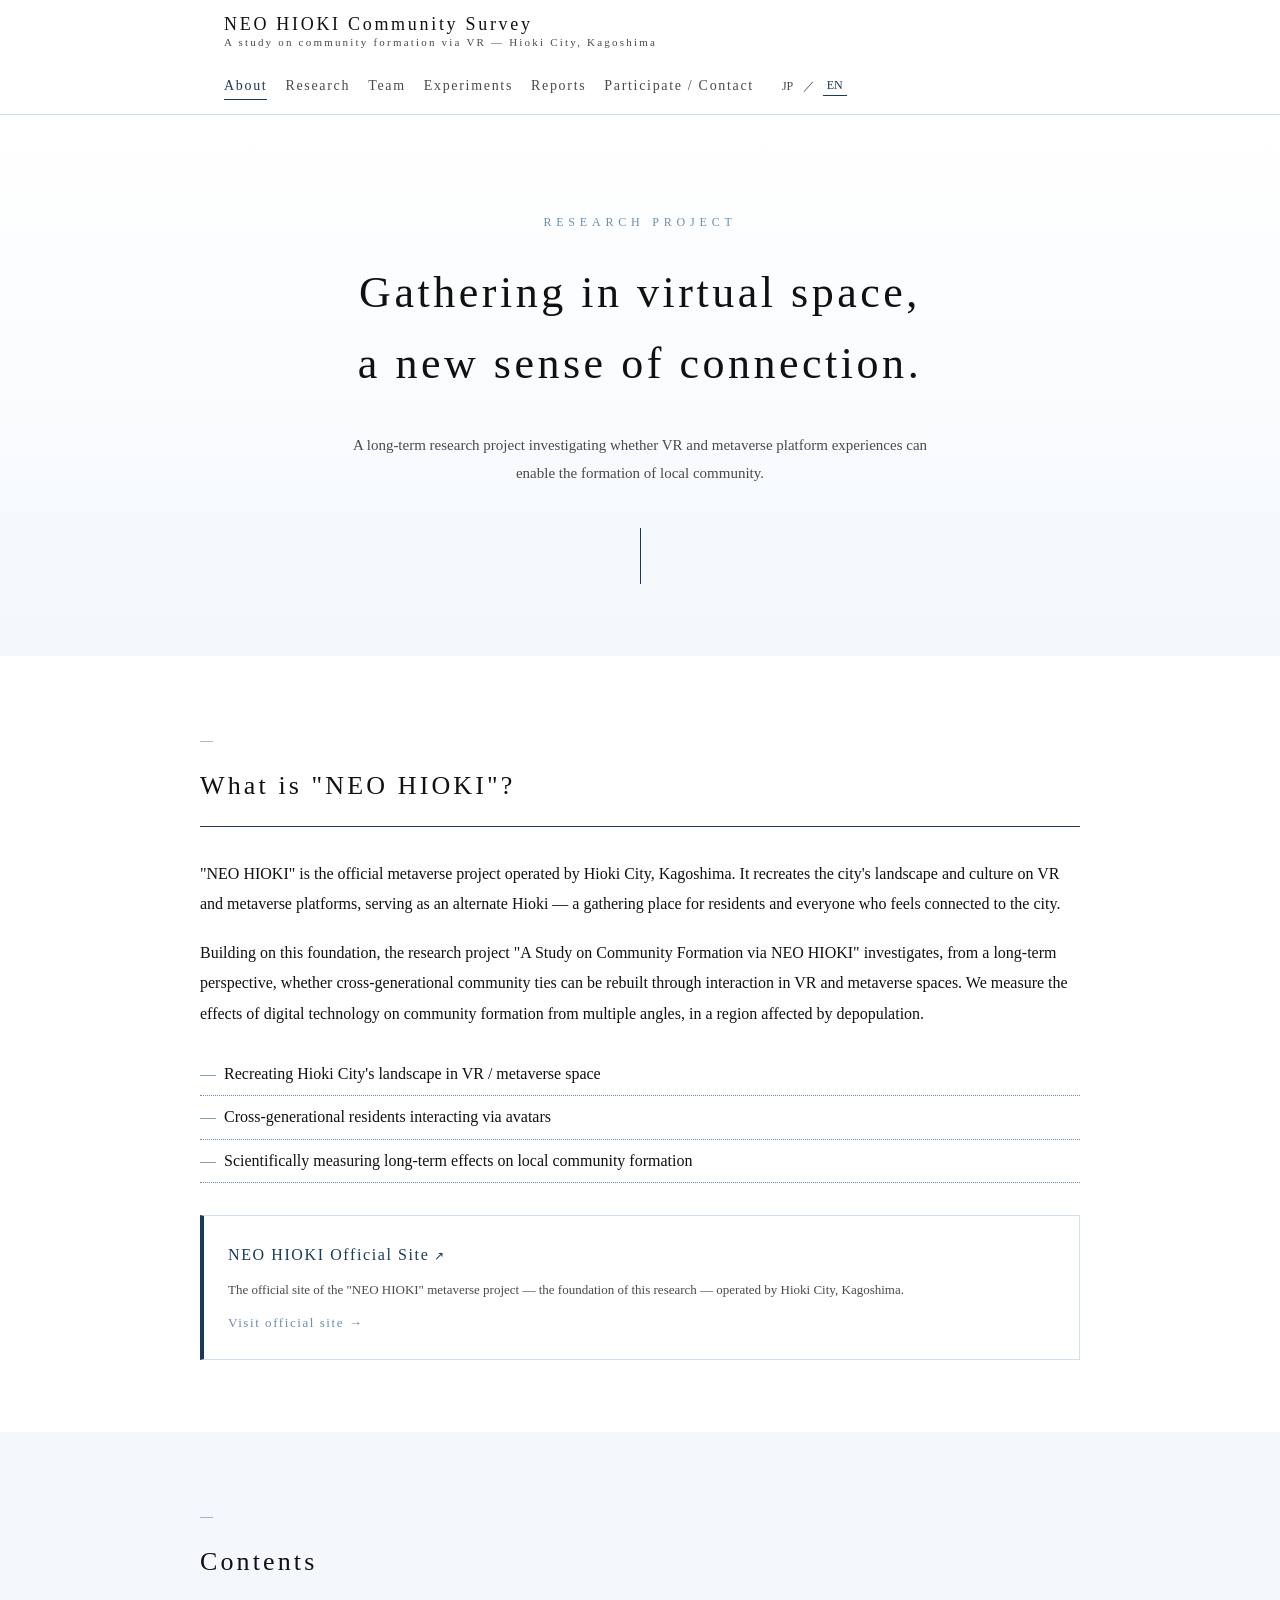
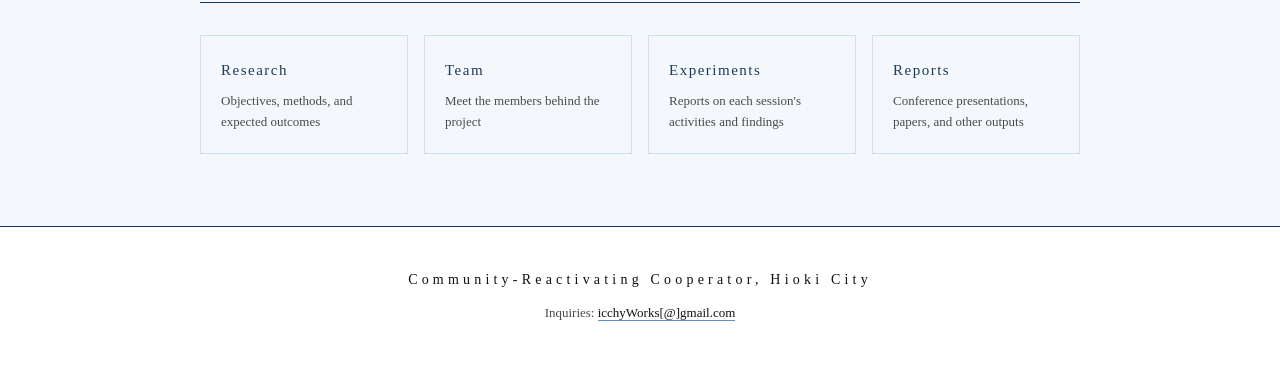
<file: index.html>
<!doctype html>
<html lang="jp">
  <head>
    <meta charset="utf-8" />
    <meta name="viewport" content="width=device-width,initial-scale=1" />
    <meta name="description" data-i18n="neohioki_title" />
    <title data-i18n="neohioki_title"></title>
    <link rel="stylesheet" href="css/style.css" />
  </head>
  <body data-page="index">
    <div id="site-header"></div>

    <main id="top">
      <section class="hero">
        <div class="hero-inner">
          <p class="hero-eyebrow" data-i18n="hero_eyebrow"></p>
          <h1 class="hero-title">
            <span data-i18n="hero_title_1"></span>
            <span data-i18n="hero_title_2"></span>
          </h1>
          <p class="hero-lead" data-i18n="hero_lead"></p>
        </div>
        <div class="hero-rule" aria-hidden="true"></div>
      </section>

      <section class="sec">
        <div class="sec-inner">
          <p class="sec-num">—</p>
          <h2 class="sec-title" data-i18n="neohioki_title"></h2>
          <div class="sec-body">
            <p data-i18n="neohioki_p1"></p>
            <p data-i18n="neohioki_p2"></p>
            <ul class="bullets">
              <li data-i18n="neohioki_li1"></li>
              <li data-i18n="neohioki_li2"></li>
              <li data-i18n="neohioki_li3"></li>
            </ul>
          </div>
          <a
            href="https://neohioki.hiokito.jp/"
            target="_blank"
            rel="noopener"
            class="ext-link-card"
          >
            <p class="ext-link-title" data-i18n="neohioki_site_title"></p>
            <p class="ext-link-desc" data-i18n="neohioki_site_desc"></p>
            <p class="ext-link-cta" data-i18n="neohioki_site_cta"></p>
          </a>
        </div>
      </section>

      <section class="sec sec-alt">
        <div class="sec-inner">
          <p class="sec-num">—</p>
          <h2 class="sec-title" data-i18n="quicknav_section"></h2>
          <div class="quicknav-grid">
            <a href="about.html" class="quicknav-card">
              <p class="quicknav-title" data-i18n="quicknav_about"></p>
              <p class="quicknav-desc" data-i18n="quicknav_about_desc"></p>
            </a>
            <a href="team.html" class="quicknav-card">
              <p class="quicknav-title" data-i18n="quicknav_team"></p>
              <p class="quicknav-desc" data-i18n="quicknav_team_desc"></p>
            </a>
            <a href="experiments/index.html" class="quicknav-card">
              <p class="quicknav-title" data-i18n="quicknav_experiments"></p>
              <p class="quicknav-desc" data-i18n="quicknav_experiments_desc"></p>
            </a>
            <a href="reports.html" class="quicknav-card">
              <p class="quicknav-title" data-i18n="quicknav_reports"></p>
              <p class="quicknav-desc" data-i18n="quicknav_reports_desc"></p>
            </a>
          </div>
        </div>
      </section>
    </main>

    <div id="site-footer"></div>

    <script src="js/i18n.js"></script>
    <script src="js/nav.js"></script>
    <script src="js/lang.js"></script>
  </body>
</html>
</file>
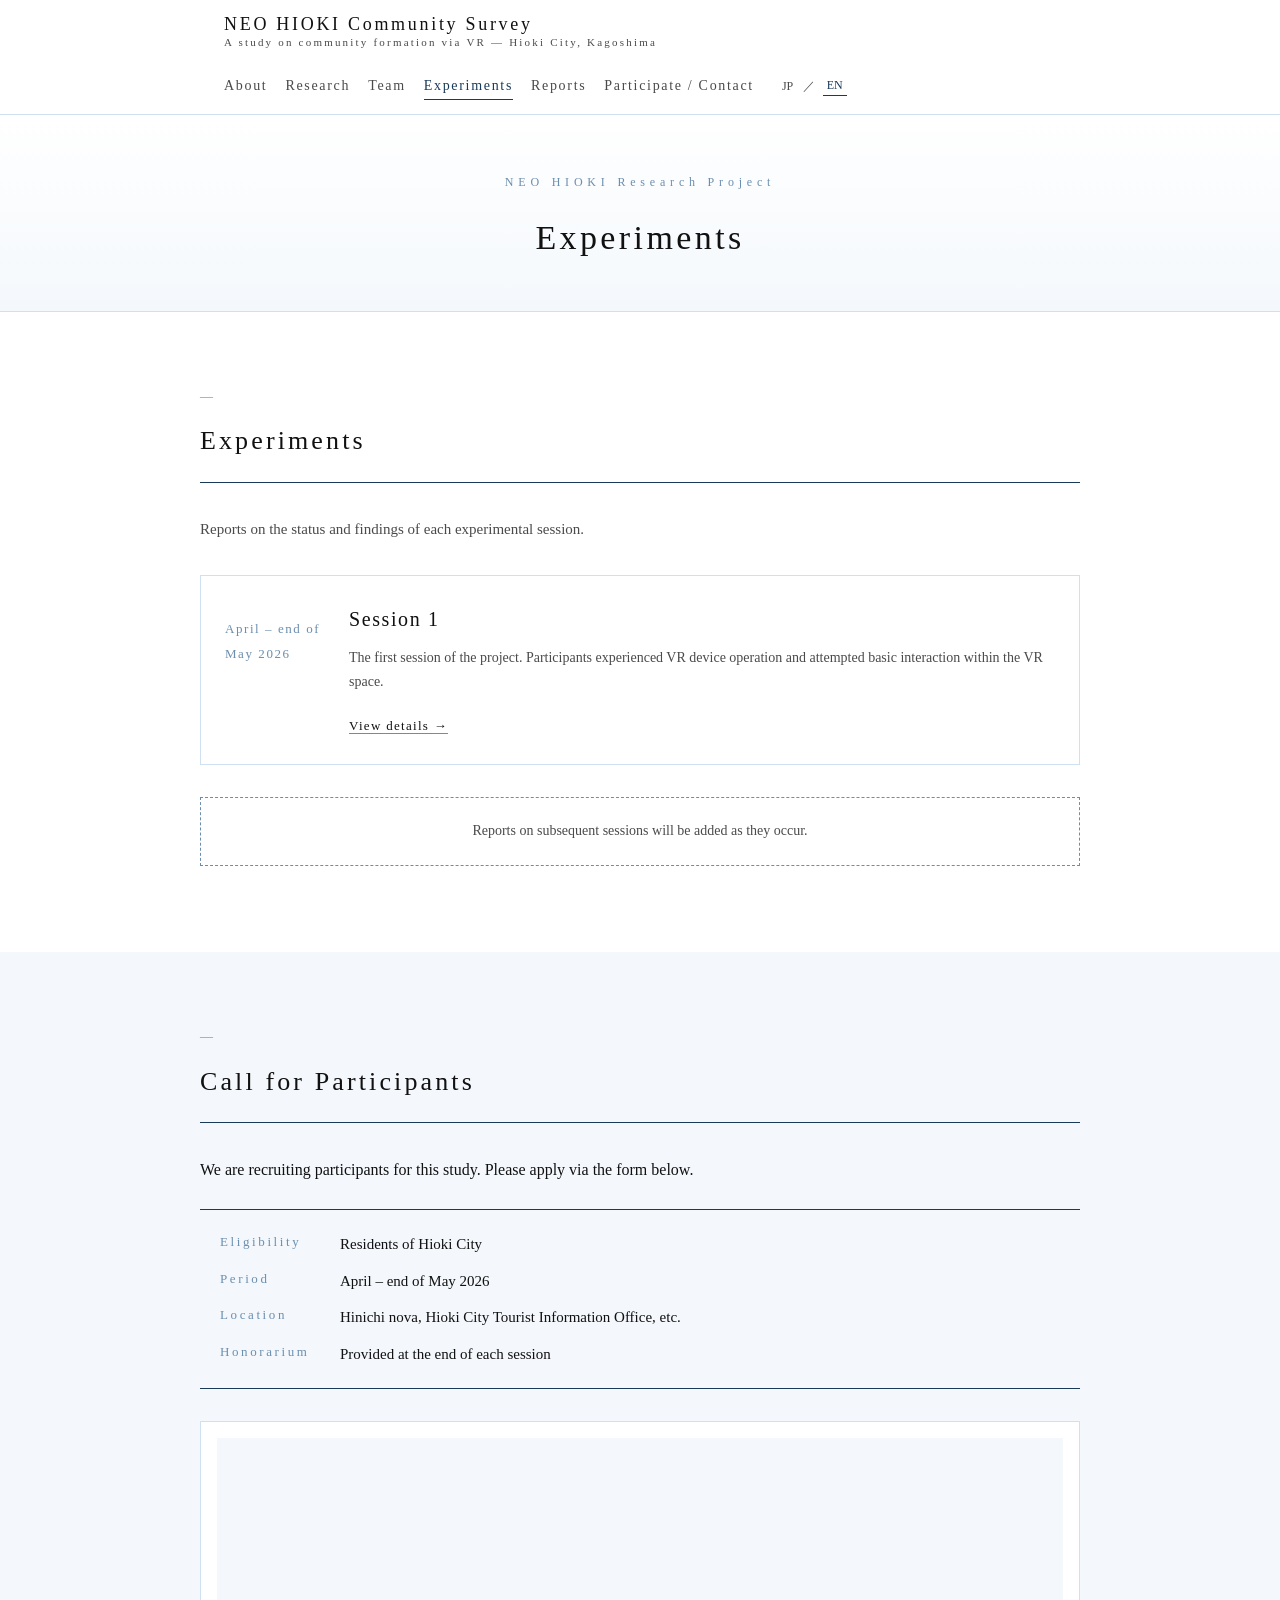
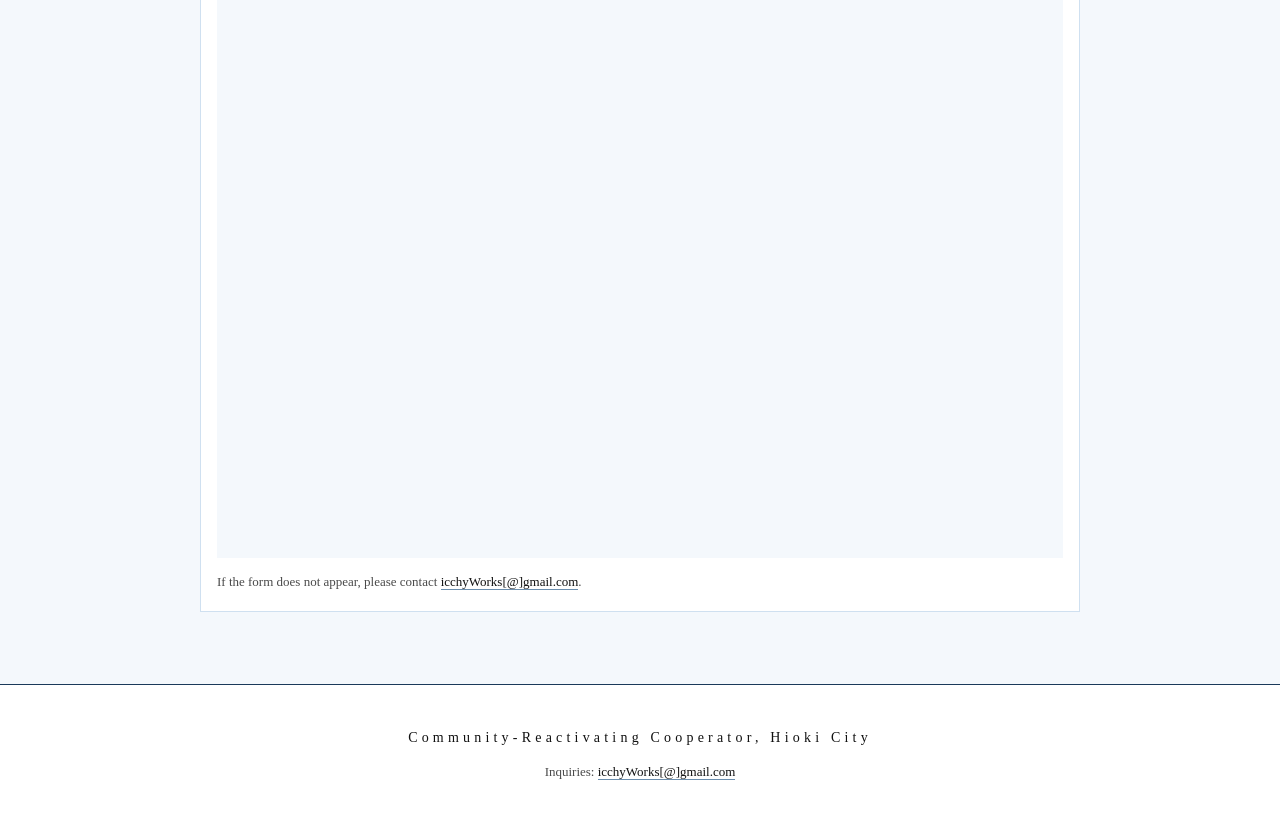
<file: experiments/index.html>
<!doctype html>
<html lang="jp">
  <head>
    <meta charset="utf-8" />
    <meta name="viewport" content="width=device-width,initial-scale=1" />
    <meta name="description" data-i18n="exp_page_title" />
    <title data-i18n="exp_page_title"></title>
    <link rel="stylesheet" href="../css/style.css" />
  </head>
  <body data-page="experiments">
    <div id="site-header"></div>

    <main>
      <div class="page-hdr">
        <p class="page-hdr-eyebrow" data-i18n="head_context"></p>
        <h1 class="page-hdr-title" data-i18n="exp_page_title"></h1>
      </div>

      <section class="sec">
        <div class="sec-inner">
          <p class="sec-num">—</p>
          <h2 class="sec-title" data-i18n="exp_title"></h2>
          <p class="sec-intro" data-i18n="exp_intro"></p>

          <div class="exp-grid">
            <article class="exp-card">
              <p class="exp-card-date" data-i18n="exp_s01_date"></p>
              <div>
                <h3 class="exp-card-title" data-i18n="exp_s01_title"></h3>
                <p class="exp-card-desc" data-i18n="exp_s01_desc"></p>
                <a href="session-01.html" class="exp-card-link" data-i18n="exp_s01_cta"></a>
              </div>
            </article>
          </div>

          <p class="exp-coming" data-i18n="exp_coming"></p>
        </div>
      </section>

      <section class="sec sec-alt">
        <div class="sec-inner">
          <p class="sec-num">—</p>
          <h2 class="sec-title" data-i18n="contact_join_title"></h2>
          <div class="sec-body">
            <p data-i18n="contact_join_p"></p>
          </div>
          <dl class="meta">
            <dt data-i18n="contact_dt1"></dt>
            <dd data-i18n="contact_dd1"></dd>
            <dt data-i18n="contact_dt2"></dt>
            <dd data-i18n="contact_dd2"></dd>
            <dt data-i18n="contact_dt3"></dt>
            <dd data-i18n="contact_dd3"></dd>
            <dt data-i18n="contact_dt4"></dt>
            <dd data-i18n="contact_dd4"></dd>
          </dl>
          <div class="form-wrap">
            <iframe
              title="application form"
              src="https://forms.gle/R35PpXwjAtUJZg6e7"
              width="100%"
              height="720"
              loading="lazy"
              frameborder="0"
              marginheight="0"
              marginwidth="0"
              >Loading…</iframe
            >
            <p class="form-note" data-i18n="contact_form_note"></p>
          </div>
        </div>
      </section>
    </main>

    <div id="site-footer"></div>

    <script>window.BASE_PATH = "../";</script>
    <script src="../js/i18n.js"></script>
    <script src="../js/nav.js"></script>
    <script src="../js/lang.js"></script>
  </body>
</html>
</file>
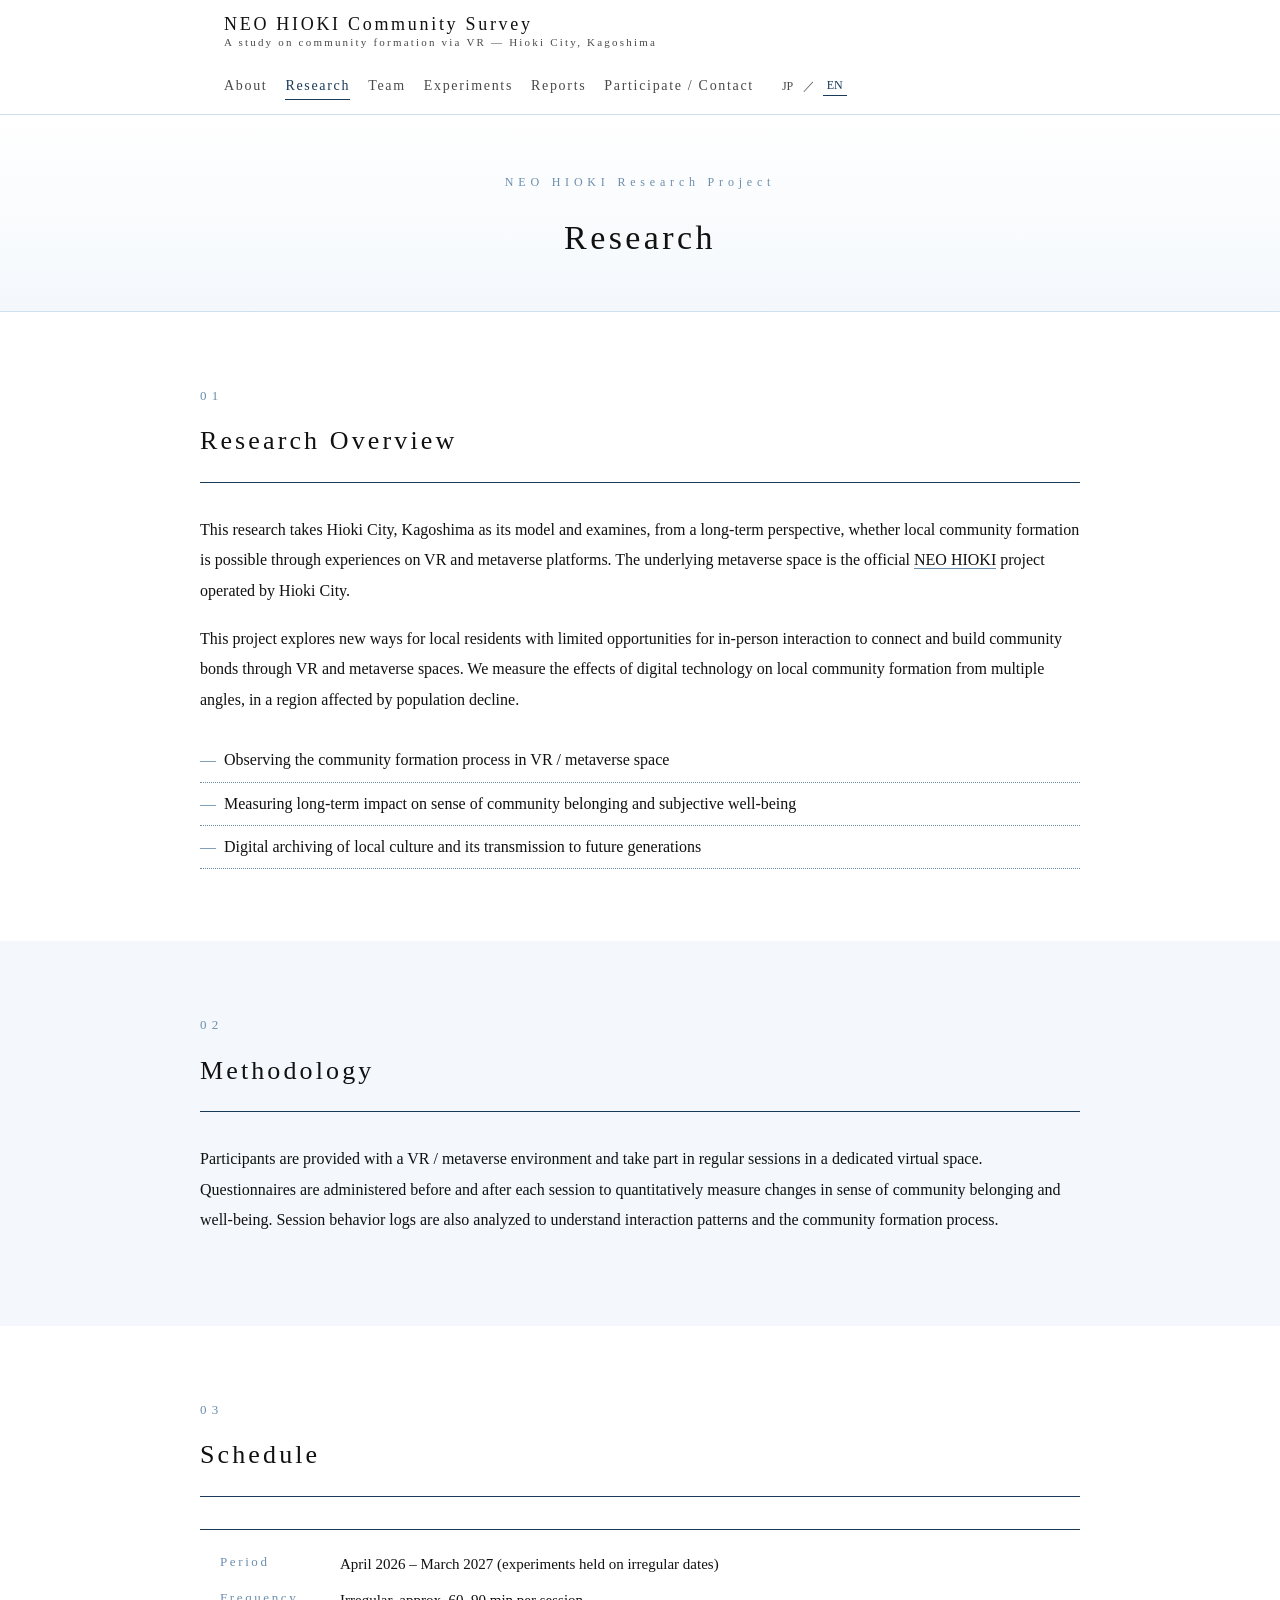
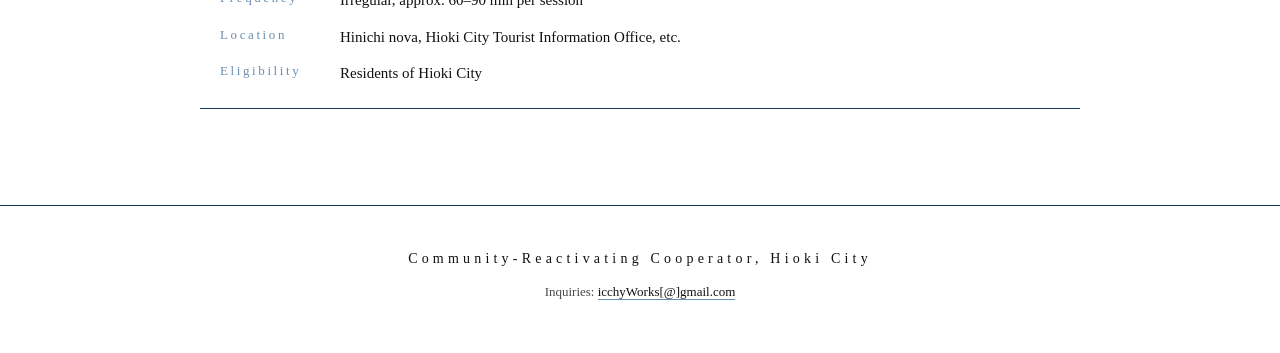
<file: about.html>
<!doctype html>
<html lang="jp">
  <head>
    <meta charset="utf-8" />
    <meta name="viewport" content="width=device-width,initial-scale=1" />
    <meta name="description" data-i18n="about_page_title" />
    <title data-i18n="about_page_title"></title>
    <link rel="stylesheet" href="css/style.css" />
  </head>
  <body data-page="about">
    <div id="site-header"></div>

    <main>
      <div class="page-hdr">
        <p class="page-hdr-eyebrow" data-i18n="head_context"></p>
        <h1 class="page-hdr-title" data-i18n="about_page_title"></h1>
      </div>

      <section class="sec">
        <div class="sec-inner">
          <p class="sec-num">01</p>
          <h2 class="sec-title" data-i18n="about_title"></h2>
          <div class="sec-body">
            <p data-i18n="about_p1"></p>
            <p data-i18n="about_p2"></p>
            <ul class="bullets">
              <li data-i18n="about_li1"></li>
              <li data-i18n="about_li2"></li>
              <li data-i18n="about_li3"></li>
            </ul>
          </div>
        </div>
      </section>

      <section class="sec sec-alt">
        <div class="sec-inner">
          <p class="sec-num">02</p>
          <h2 class="sec-title" data-i18n="about_method_title"></h2>
          <div class="sec-body">
            <p data-i18n="about_method_p1"></p>
          </div>
        </div>
      </section>

      <section class="sec">
        <div class="sec-inner">
          <p class="sec-num">03</p>
          <h2 class="sec-title" data-i18n="about_schedule_title"></h2>
          <dl class="meta">
            <dt data-i18n="about_sch_dt1"></dt>
            <dd data-i18n="about_sch_dd1"></dd>
            <dt data-i18n="about_sch_dt2"></dt>
            <dd data-i18n="about_sch_dd2"></dd>
            <dt data-i18n="about_sch_dt3"></dt>
            <dd data-i18n="about_sch_dd3"></dd>
            <dt data-i18n="about_sch_dt4"></dt>
            <dd data-i18n="about_sch_dd4"></dd>
          </dl>
        </div>
      </section>
    </main>

    <div id="site-footer"></div>

    <script src="js/i18n.js"></script>
    <script src="js/nav.js"></script>
    <script src="js/lang.js"></script>
  </body>
</html>
</file>
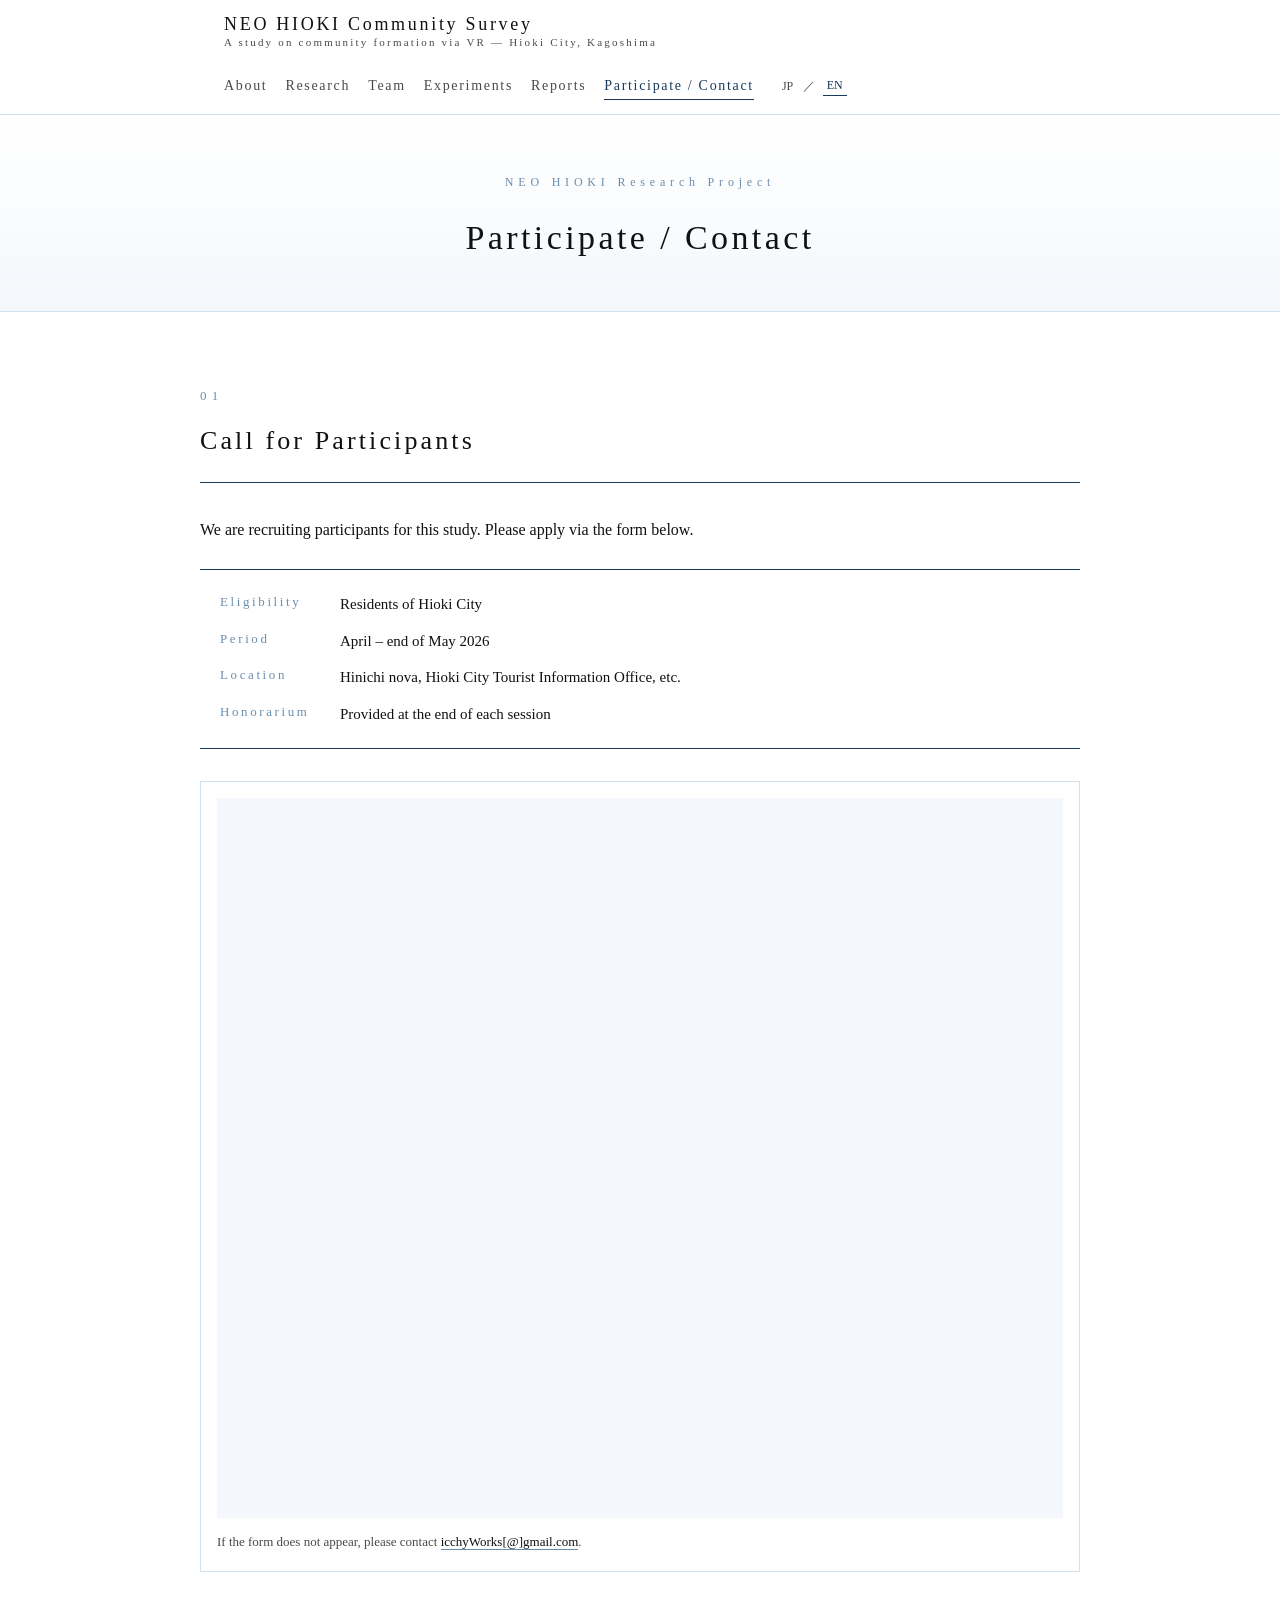
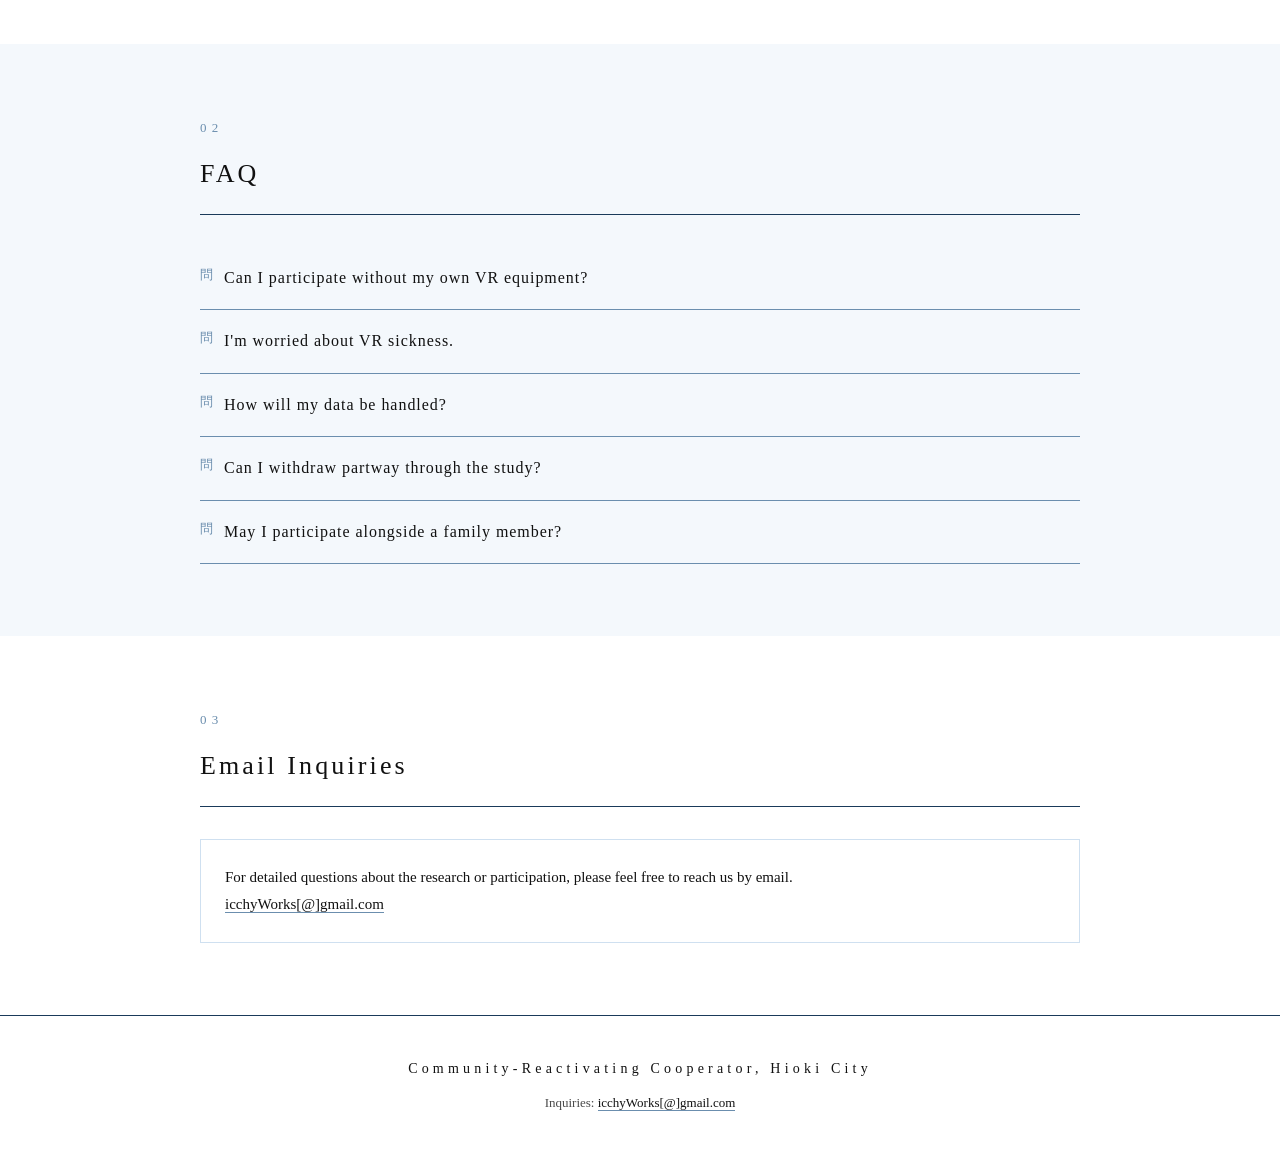
<file: contact.html>
<!doctype html>
<html lang="jp">
  <head>
    <meta charset="utf-8" />
    <meta name="viewport" content="width=device-width,initial-scale=1" />
    <meta name="description" data-i18n="contact_page_title" />
    <title data-i18n="contact_page_title"></title>
    <link rel="stylesheet" href="css/style.css" />
  </head>
  <body data-page="contact">
    <div id="site-header"></div>

    <main>
      <div class="page-hdr">
        <p class="page-hdr-eyebrow" data-i18n="head_context"></p>
        <h1 class="page-hdr-title" data-i18n="contact_page_title"></h1>
      </div>

      <section class="sec">
        <div class="sec-inner">
          <p class="sec-num">01</p>
          <h2 class="sec-title" data-i18n="contact_join_title"></h2>
          <div class="sec-body">
            <p data-i18n="contact_join_p"></p>
          </div>
          <dl class="meta">
            <dt data-i18n="contact_dt1"></dt>
            <dd data-i18n="contact_dd1"></dd>
            <dt data-i18n="contact_dt2"></dt>
            <dd data-i18n="contact_dd2"></dd>
            <dt data-i18n="contact_dt3"></dt>
            <dd data-i18n="contact_dd3"></dd>
            <dt data-i18n="contact_dt4"></dt>
            <dd data-i18n="contact_dd4"></dd>
          </dl>
          <div class="form-wrap">
            <iframe
              title="application form"
              src="https://forms.gle/R35PpXwjAtUJZg6e7"
              width="100%"
              height="720"
              loading="lazy"
              frameborder="0"
              marginheight="0"
              marginwidth="0"
              >Loading…</iframe
            >
            <p class="form-note" data-i18n="contact_form_note"></p>
          </div>
        </div>
      </section>

      <section class="sec sec-alt">
        <div class="sec-inner">
          <p class="sec-num">02</p>
          <h2 class="sec-title" data-i18n="contact_faq_title"></h2>
          <div class="faq">
            <details>
              <summary data-i18n="faq_q1"></summary>
              <p data-i18n="faq_a1"></p>
            </details>
            <details>
              <summary data-i18n="faq_q2"></summary>
              <p data-i18n="faq_a2"></p>
            </details>
            <details>
              <summary data-i18n="faq_q3"></summary>
              <p data-i18n="faq_a3"></p>
            </details>
            <details>
              <summary data-i18n="faq_q4"></summary>
              <p data-i18n="faq_a4"></p>
            </details>
            <details>
              <summary data-i18n="faq_q5"></summary>
              <p data-i18n="faq_a5"></p>
            </details>
          </div>
        </div>
      </section>

      <section class="sec">
        <div class="sec-inner">
          <p class="sec-num">03</p>
          <h2 class="sec-title" data-i18n="contact_mail_title"></h2>
          <div class="mail-block">
            <p data-i18n="contact_mail_p"></p>
          </div>
        </div>
      </section>
    </main>

    <div id="site-footer"></div>

    <script src="js/i18n.js"></script>
    <script src="js/nav.js"></script>
    <script src="js/lang.js"></script>
  </body>
</html>
</file>
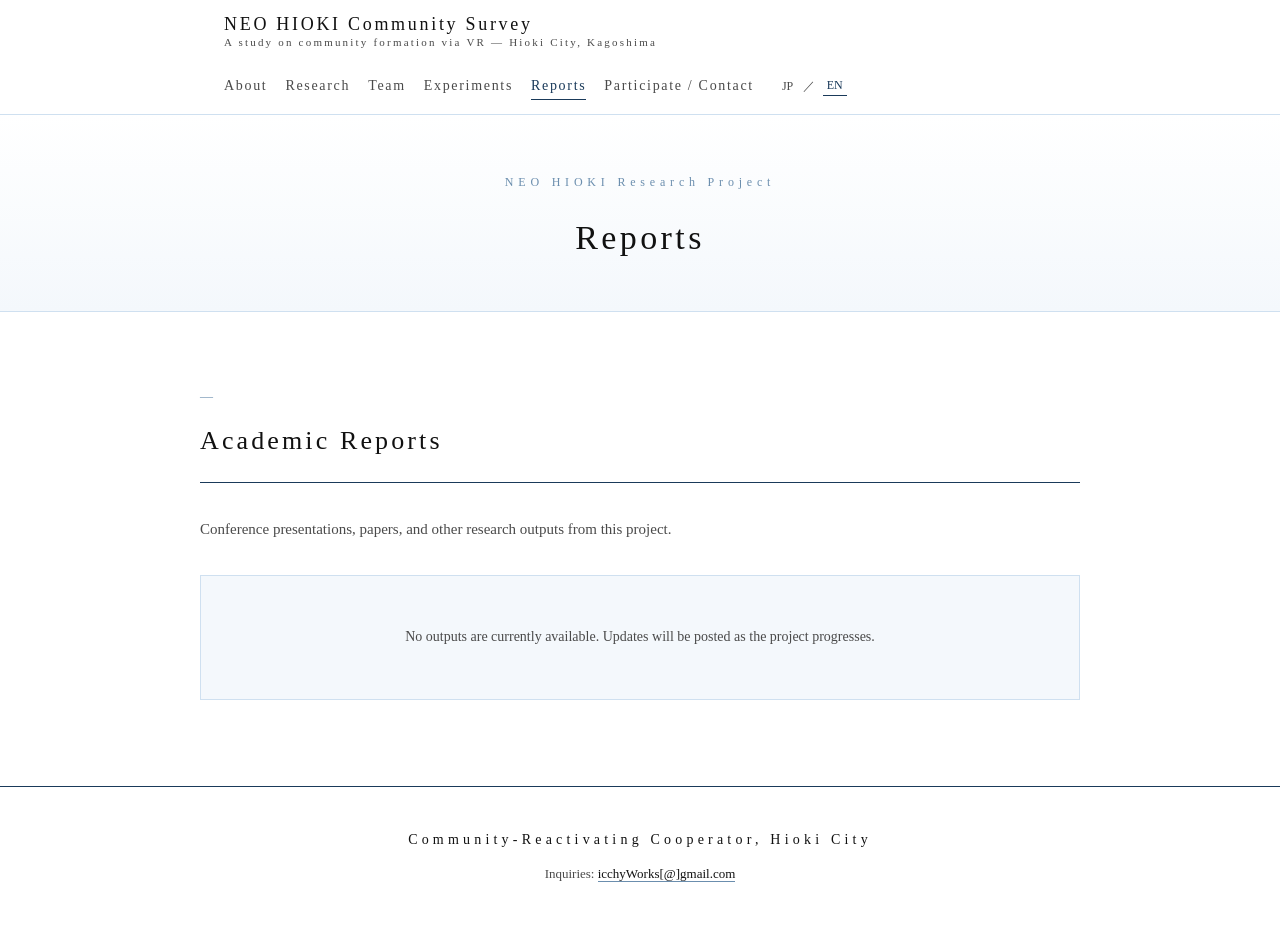
<file: reports.html>
<!doctype html>
<html lang="jp">
  <head>
    <meta charset="utf-8" />
    <meta name="viewport" content="width=device-width,initial-scale=1" />
    <meta name="description" data-i18n="reports_page_title" />
    <title data-i18n="reports_page_title"></title>
    <link rel="stylesheet" href="css/style.css" />
  </head>
  <body data-page="reports">
    <div id="site-header"></div>

    <main>
      <div class="page-hdr">
        <p class="page-hdr-eyebrow" data-i18n="head_context"></p>
        <h1 class="page-hdr-title" data-i18n="reports_page_title"></h1>
      </div>

      <section class="sec">
        <div class="sec-inner">
          <p class="sec-num">—</p>
          <h2 class="sec-title" data-i18n="reports_title"></h2>
          <p class="sec-intro" data-i18n="reports_intro"></p>
          <!--
            成果物が出たら以下の形式でリストを追加してください。
            <ul class="bullets" style="margin-top:32px">
              <li>
                <strong>2026年〇月</strong>　論文タイトル。学会名。
                <a href="#">PDF</a>
              </li>
            </ul>
          -->
          <p class="reports-empty" data-i18n="reports_empty"></p>
        </div>
      </section>
    </main>

    <div id="site-footer"></div>

    <script src="js/i18n.js"></script>
    <script src="js/nav.js"></script>
    <script src="js/lang.js"></script>
  </body>
</html>
</file>
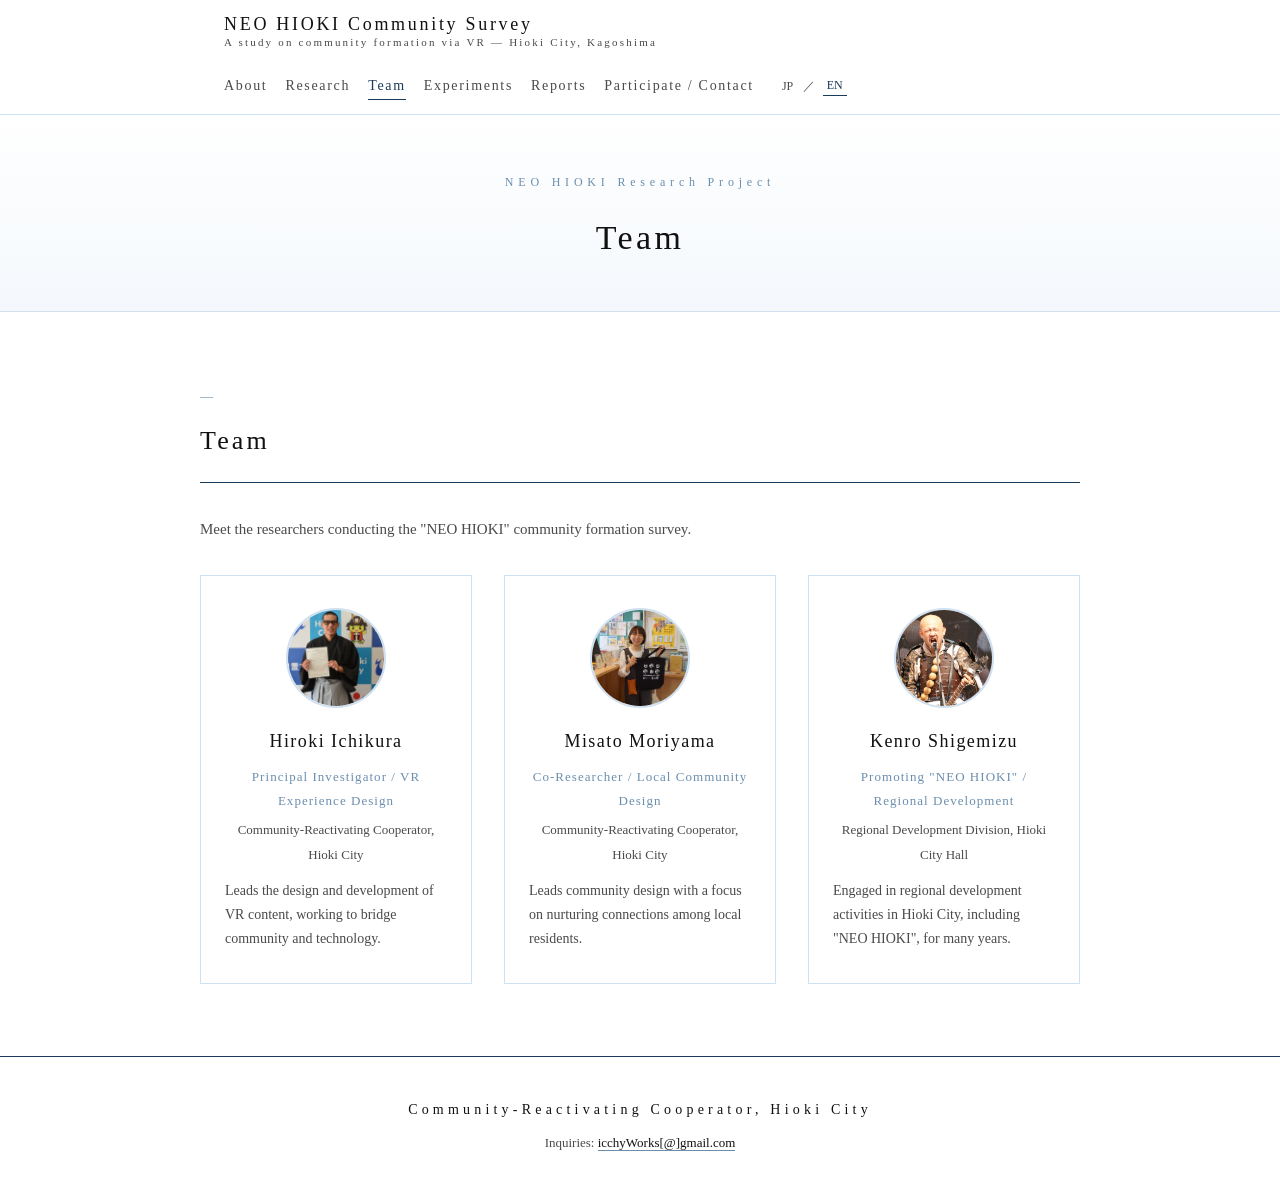
<file: team.html>
<!doctype html>
<html lang="jp">
  <head>
    <meta charset="utf-8" />
    <meta name="viewport" content="width=device-width,initial-scale=1" />
    <meta name="description" data-i18n="team_page_title" />
    <title data-i18n="team_page_title"></title>
    <link rel="stylesheet" href="css/style.css" />
  </head>
  <body data-page="team">
    <div id="site-header"></div>

    <main>
      <div class="page-hdr">
        <p class="page-hdr-eyebrow" data-i18n="head_context"></p>
        <h1 class="page-hdr-title" data-i18n="team_page_title"></h1>
      </div>

      <section class="sec">
        <div class="sec-inner">
          <p class="sec-num">—</p>
          <h2 class="sec-title" data-i18n="team_title"></h2>
          <p class="sec-intro" data-i18n="team_intro"></p>

          <div class="team-grid">
            <article class="member">
              <figure class="member-photo">
                <img src="images/team/HirokiIchikura_icon.jpg" alt="一倉　弘毅 / Hiroki Ichikura" />
              </figure>
              <h3 class="member-name" data-i18n="team_m1_name"></h3>
              <p class="member-role" data-i18n="team_m1_role"></p>
              <p class="member-aff" data-i18n="team_m1_aff"></p>
              <p class="member-bio" data-i18n="team_m1_bio"></p>
            </article>

            <article class="member">
              <figure class="member-photo">
                <img src="images/team/MisatoMoriyama_icon.jpg" alt="森山　美里 / Misato Moriyama" />
              </figure>
              <h3 class="member-name" data-i18n="team_m2_name"></h3>
              <p class="member-role" data-i18n="team_m2_role"></p>
              <p class="member-aff" data-i18n="team_m2_aff"></p>
              <p class="member-bio" data-i18n="team_m2_bio"></p>
            </article>

            <article class="member">
              <figure class="member-photo">
                <img src="images/team/KenroShigemizu_icon.jpg" alt="重水　憲朗 / Kenro Shigemizu" />
              </figure>
              <h3 class="member-name" data-i18n="team_m3_name"></h3>
              <p class="member-role" data-i18n="team_m3_role"></p>
              <p class="member-aff" data-i18n="team_m3_aff"></p>
              <p class="member-bio" data-i18n="team_m3_bio"></p>
            </article>
          </div>
        </div>
      </section>
    </main>

    <div id="site-footer"></div>

    <script src="js/i18n.js"></script>
    <script src="js/nav.js"></script>
    <script src="js/lang.js"></script>
  </body>
</html>
</file>
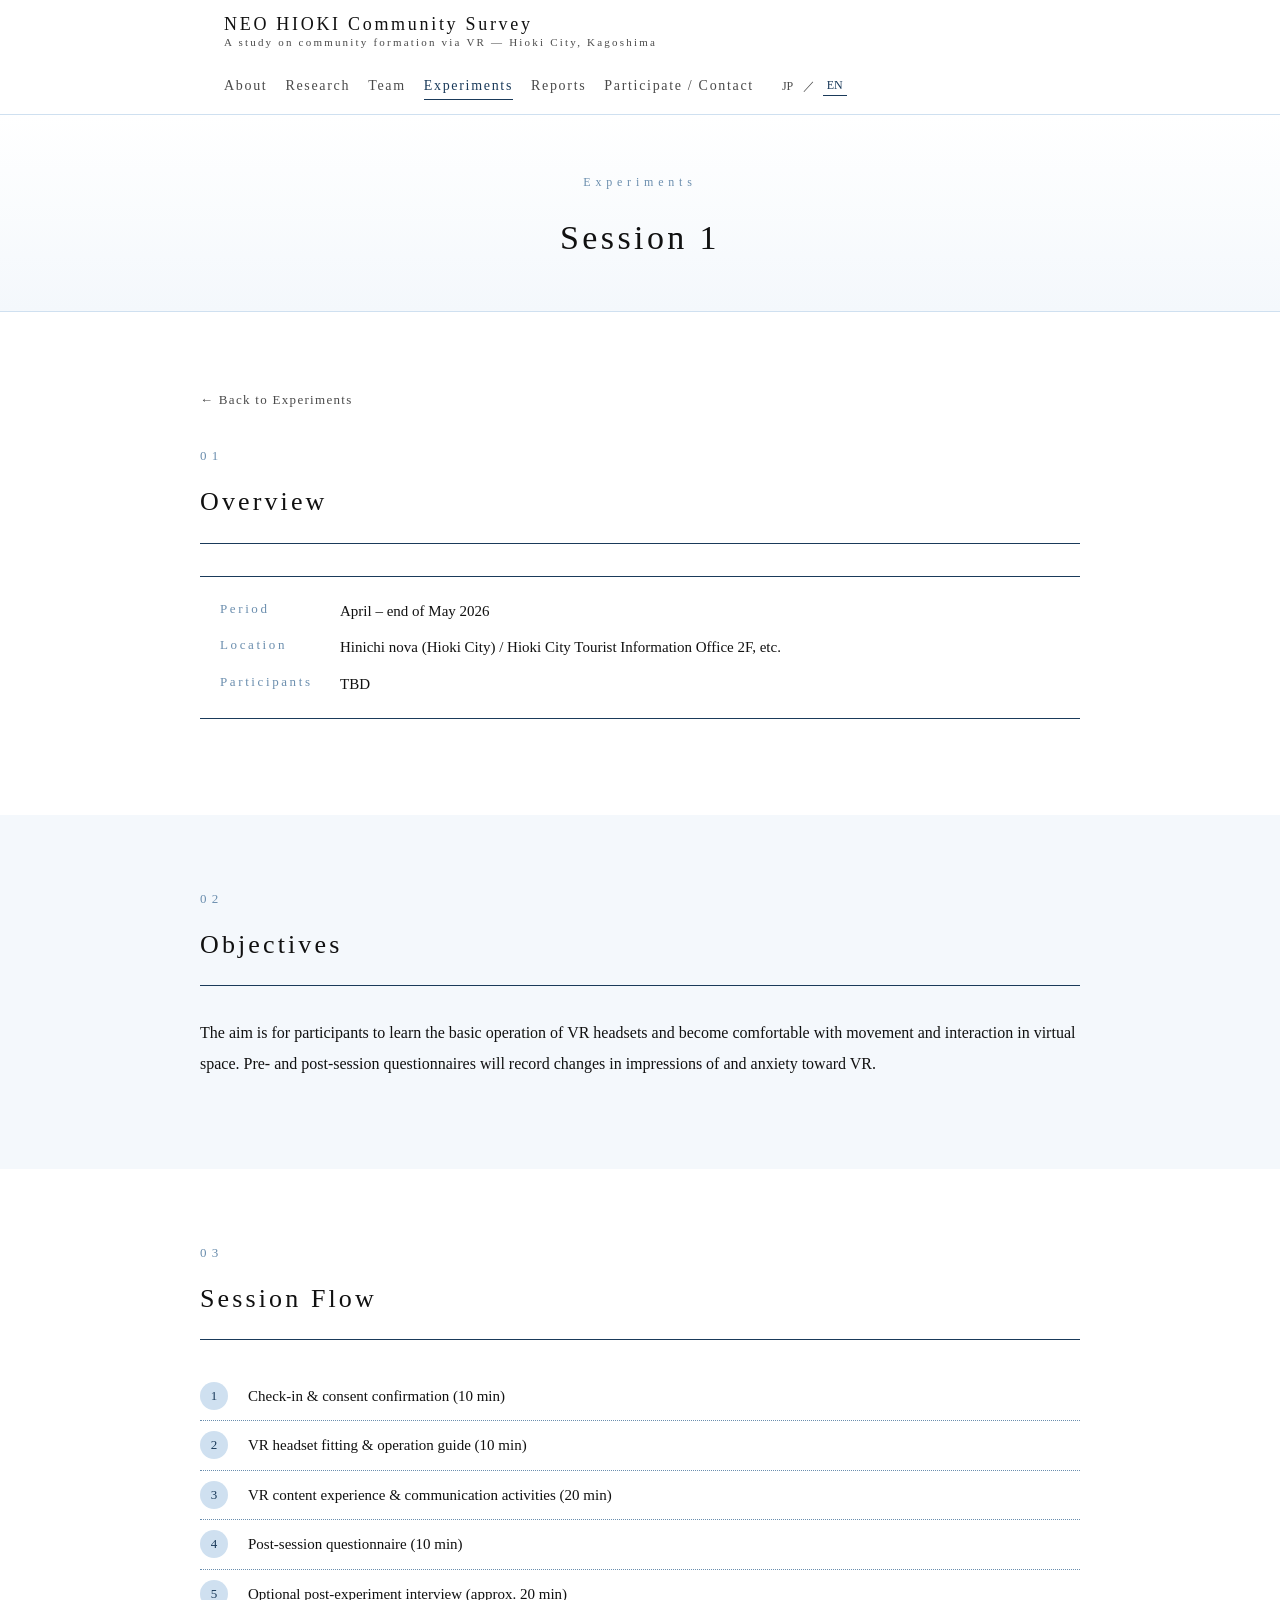
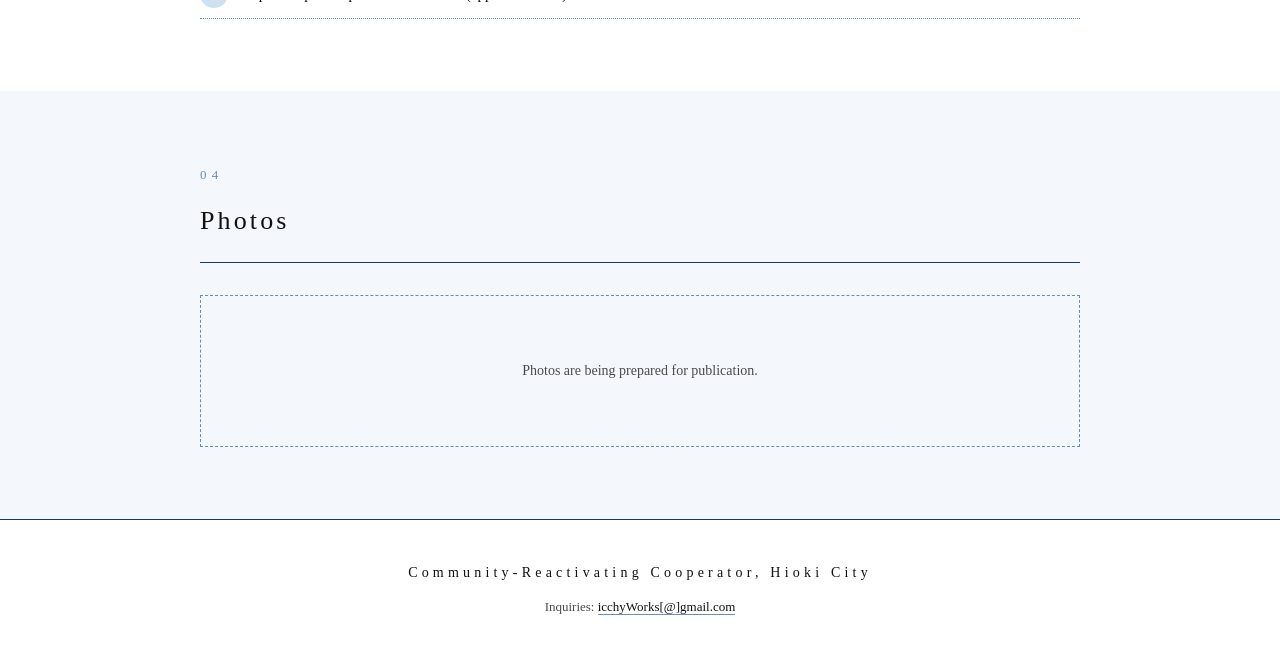
<file: experiments/session-01.html>
<!doctype html>
<html lang="jp">
  <head>
    <meta charset="utf-8" />
    <meta name="viewport" content="width=device-width,initial-scale=1" />
    <meta name="description" data-i18n="s01_title" />
    <title data-i18n="s01_title"></title>
    <link rel="stylesheet" href="../css/style.css" />
  </head>
  <body data-page="experiments">
    <div id="site-header"></div>

    <main>
      <div class="page-hdr">
        <p class="page-hdr-eyebrow" data-i18n="s01_eyebrow"></p>
        <h1 class="page-hdr-title" data-i18n="s01_title"></h1>
      </div>

      <section class="sec">
        <div class="sec-inner">
          <a href="index.html" class="session-back" data-i18n="s01_back"></a>

          <p class="sec-num">01</p>
          <h2 class="sec-title" data-i18n="s01_overview_title"></h2>
          <dl class="meta">
            <dt data-i18n="s01_date_label"></dt>
            <dd data-i18n="s01_date_val"></dd>
            <dt data-i18n="s01_place_label"></dt>
            <dd data-i18n="s01_place_val"></dd>
            <dt data-i18n="s01_count_label"></dt>
            <dd data-i18n="s01_count_val"></dd>
          </dl>
        </div>
      </section>

      <section class="sec sec-alt">
        <div class="sec-inner">
          <p class="sec-num">02</p>
          <h2 class="sec-title" data-i18n="s01_goal_title"></h2>
          <div class="sec-body">
            <p data-i18n="s01_goal_p"></p>
          </div>
        </div>
      </section>

      <section class="sec">
        <div class="sec-inner">
          <p class="sec-num">03</p>
          <h2 class="sec-title" data-i18n="s01_flow_title"></h2>
          <ol class="flow-list">
            <li data-i18n="s01_flow_1"></li>
            <li data-i18n="s01_flow_2"></li>
            <li data-i18n="s01_flow_3"></li>
            <li data-i18n="s01_flow_4"></li>
            <li data-i18n="s01_flow_5"></li>
          </ol>
        </div>
      </section>

      <section class="sec sec-alt">
        <div class="sec-inner">
          <p class="sec-num">04</p>
          <h2 class="sec-title" data-i18n="s01_photos_title"></h2>
          <!--
            写真が用意できたら下記の div を削除し、
            img タグまたはギャラリーを配置してください。
          -->
          <div class="photos-placeholder">
            <p data-i18n="s01_photos_note"></p>
          </div>
        </div>
      </section>
    </main>

    <div id="site-footer"></div>

    <script>window.BASE_PATH = "../";</script>
    <script src="../js/i18n.js"></script>
    <script src="../js/nav.js"></script>
    <script src="../js/lang.js"></script>
  </body>
</html>
</file>
<file: css/style.css>
:root {
  --c-bg: #ffffff;
  --c-bg-alt: #f4f8fc;
  --c-ink: #111111;
  --c-ink-sub: #4a4a4a;
  --c-line: #1a3a5a;
  --c-accent: #cfe0f0;
  --c-accent-deep: #6b8eae;
  --maxw: 880px;
  --pad-x: 24px;
  --serif: "游明朝", "YuMincho", "Hiragino Mincho ProN", "Yu Mincho", "MS PMincho", serif;
}

* {
  box-sizing: border-box;
}

/* i18n 翻訳完了まで非表示（FOUC防止） */
body {
  opacity: 0;
}
body.lang-ready {
  opacity: 1;
  transition: opacity 0.12s ease;
}

html {
  scroll-behavior: smooth;
}

body {
  margin: 0;
  background: var(--c-bg);
  color: var(--c-ink);
  font-family: var(--serif);
  font-size: 16px;
  line-height: 1.9;
  -webkit-font-smoothing: antialiased;
}

a {
  color: var(--c-ink);
  text-decoration: none;
  border-bottom: 1px solid var(--c-accent-deep);
}
a:hover {
  color: var(--c-accent-deep);
}

/* ── header ─────────────────────────────────────── */
.hdr {
  position: sticky;
  top: 0;
  z-index: 10;
  background: rgba(255, 255, 255, 0.92);
  border-bottom: 1px solid var(--c-accent);
  backdrop-filter: saturate(140%) blur(4px);
}
.hdr-inner {
  max-width: var(--maxw);
  margin: 0 auto;
  padding: 14px var(--pad-x);
  display: flex;
  align-items: baseline;
  gap: 24px;
  flex-wrap: wrap;
}
.brand {
  border: 0;
  display: flex;
  flex-direction: column;
  line-height: 1.2;
  margin-right: auto;
}
.brand > span:first-child {
  font-size: 18px;
  letter-spacing: 0.15em;
}
.brand-sub {
  font-size: 11px;
  color: var(--c-ink-sub);
  letter-spacing: 0.2em;
}

.nav {
  display: flex;
  gap: 18px;
  flex-wrap: wrap;
}
.nav a {
  border: 0;
  font-size: 14px;
  letter-spacing: 0.12em;
  color: var(--c-ink-sub);
}
.nav a:hover {
  color: var(--c-line);
}
.nav a.is-active {
  color: var(--c-line);
  border-bottom: 1px solid var(--c-line);
}

.lang {
  font-size: 12px;
  letter-spacing: 0.12em;
  display: flex;
  align-items: center;
  gap: 6px;
  color: var(--c-ink-sub);
}
.lang button {
  background: transparent;
  border: 0;
  color: inherit;
  font-family: inherit;
  font-size: inherit;
  cursor: pointer;
  padding: 2px 4px;
}
.lang button.is-active {
  color: var(--c-line);
  border-bottom: 1px solid var(--c-line);
}

/* ── hero（トップページ専用）────────────────────── */
.hero {
  padding: 96px var(--pad-x) 72px;
  text-align: center;
  position: relative;
  background: linear-gradient(180deg, var(--c-bg) 0%, var(--c-bg-alt) 100%);
}
.hero-inner {
  max-width: var(--maxw);
  margin: 0 auto;
}
.hero-eyebrow {
  font-size: 12px;
  letter-spacing: 0.4em;
  color: var(--c-accent-deep);
  margin: 0 0 24px;
}
.hero-title {
  font-size: clamp(28px, 5vw, 44px);
  line-height: 1.6;
  letter-spacing: 0.08em;
  margin: 0 0 32px;
  font-weight: 500;
}
.hero-title span {
  display: block;
}
.hero-lead {
  font-size: 15px;
  color: var(--c-ink-sub);
  max-width: 600px;
  margin: 0 auto 0;
}
.hero-rule {
  width: 1px;
  height: 56px;
  background: var(--c-line);
  margin: 40px auto 0;
}

/* ── ページヘッダー（内部ページ共通）────────────── */
.page-hdr {
  padding: 56px var(--pad-x) 40px;
  text-align: center;
  background: linear-gradient(180deg, var(--c-bg) 0%, var(--c-bg-alt) 100%);
  border-bottom: 1px solid var(--c-accent);
}
.page-hdr-eyebrow {
  font-size: 12px;
  letter-spacing: 0.4em;
  color: var(--c-accent-deep);
  margin: 0 0 12px;
}
.page-hdr-title {
  font-size: clamp(22px, 4vw, 34px);
  letter-spacing: 0.1em;
  font-weight: 500;
  margin: 0;
}

/* ── ボタン ──────────────────────────────────────── */
.btn {
  display: inline-block;
  border: 1px solid var(--c-line);
  padding: 12px 28px;
  font-size: 14px;
  letter-spacing: 0.2em;
  color: var(--c-line);
  background: transparent;
  transition: background 0.15s ease, color 0.15s ease;
}
.btn:hover {
  background: var(--c-line);
  color: #fff;
}

/* ── セクション共通 ──────────────────────────────── */
.sec {
  padding: 72px var(--pad-x);
}
.sec-alt {
  background: var(--c-bg-alt);
}
.sec-inner {
  max-width: var(--maxw);
  margin: 0 auto;
}
.sec-num {
  font-size: 13px;
  letter-spacing: 0.4em;
  color: var(--c-accent-deep);
  margin: 0 0 8px;
}
.sec-title {
  font-size: 26px;
  letter-spacing: 0.12em;
  font-weight: 500;
  margin: 0 0 32px;
  padding-bottom: 16px;
  border-bottom: 1px solid var(--c-line);
}
.sec-body p {
  margin: 0 0 18px;
}
.sec-intro {
  margin: 0 0 32px;
  font-size: 15px;
  color: var(--c-ink-sub);
}
.bullets {
  margin: 24px 0 0;
  padding: 0;
  list-style: none;
}
.bullets li {
  position: relative;
  padding: 6px 0 6px 24px;
  border-bottom: 1px dotted var(--c-accent-deep);
}
.bullets li::before {
  content: "—";
  position: absolute;
  left: 0;
  color: var(--c-accent-deep);
}

/* ── クイックナビカード（index専用）────────────── */
.quicknav-grid {
  display: grid;
  grid-template-columns: repeat(auto-fit, minmax(200px, 1fr));
  gap: 16px;
  margin-top: 8px;
}
.quicknav-card {
  border: 1px solid var(--c-accent);
  padding: 20px;
  display: block;
  transition: border-color 0.15s ease, background 0.15s ease;
}
.quicknav-card:hover {
  border-color: var(--c-accent-deep);
  background: #fff;
  color: var(--c-ink);
}
.quicknav-title {
  margin: 0 0 6px;
  font-size: 15px;
  letter-spacing: 0.1em;
  font-weight: 500;
  color: var(--c-line);
}
.quicknav-desc {
  margin: 0;
  font-size: 13px;
  color: var(--c-ink-sub);
  line-height: 1.6;
}

/* ── 外部リンクカード ────────────────────────────── */
.ext-link-card {
  display: block;
  margin-top: 32px;
  padding: 24px;
  background: #fff;
  border: 1px solid var(--c-accent);
  border-left: 4px solid var(--c-line);
  transition: border-color 0.15s ease, background 0.15s ease;
  color: var(--c-ink);
}
.ext-link-card:hover {
  border-color: var(--c-accent-deep);
  border-left-color: var(--c-line);
  background: var(--c-bg-alt);
}
.ext-link-title {
  margin: 0 0 8px;
  font-size: 16px;
  letter-spacing: 0.1em;
  font-weight: 500;
  color: var(--c-line);
}
.ext-link-title::after {
  content: " ↗";
  font-size: 12px;
}
.ext-link-desc {
  margin: 0 0 10px;
  font-size: 13px;
  color: var(--c-ink-sub);
  line-height: 1.7;
}
.ext-link-cta {
  margin: 0;
  font-size: 13px;
  letter-spacing: 0.12em;
  color: var(--c-accent-deep);
}

/* ── チーム ──────────────────────────────────────── */
.team-grid {
  display: grid;
  grid-template-columns: repeat(auto-fit, minmax(240px, 1fr));
  gap: 32px;
}
.member {
  background: #fff;
  border: 1px solid var(--c-accent);
  padding: 32px 24px;
  text-align: center;
}
.member-photo {
  width: 100px;
  height: 100px;
  border-radius: 50%;
  overflow: hidden;
  margin: 0 auto 16px;
  border: 2px solid var(--c-accent);
}
.member-photo img {
  width: 100%;
  height: 100%;
  object-fit: cover;
  display: block;
}
.member-name {
  margin: 0 0 6px;
  font-size: 18px;
  letter-spacing: 0.08em;
  font-weight: 500;
}
.member-role {
  margin: 0 0 4px;
  font-size: 13px;
  color: var(--c-accent-deep);
  letter-spacing: 0.08em;
}
.member-aff {
  margin: 0 0 12px;
  font-size: 13px;
  color: var(--c-ink-sub);
}
.member-bio {
  margin: 0;
  font-size: 14px;
  color: var(--c-ink-sub);
  line-height: 1.7;
  text-align: left;
}

/* ── 実験カード ──────────────────────────────────── */
.exp-grid {
  display: grid;
  gap: 24px;
}
.exp-card {
  border: 1px solid var(--c-accent);
  padding: 24px;
  display: grid;
  grid-template-columns: 100px 1fr;
  gap: 0 24px;
  align-items: start;
  background: #fff;
}
.exp-card-date {
  font-size: 13px;
  letter-spacing: 0.12em;
  color: var(--c-accent-deep);
  padding-top: 4px;
}
.exp-card-title {
  margin: 0 0 8px;
  font-size: 20px;
  letter-spacing: 0.08em;
  font-weight: 500;
}
.exp-card-desc {
  margin: 0 0 16px;
  font-size: 14px;
  color: var(--c-ink-sub);
  line-height: 1.7;
}
.exp-card-link {
  font-size: 13px;
  letter-spacing: 0.1em;
}
.exp-coming {
  margin-top: 32px;
  font-size: 14px;
  color: var(--c-ink-sub);
  padding: 20px;
  border: 1px dashed var(--c-accent-deep);
  text-align: center;
}

/* ── セッション詳細ページ ────────────────────────── */
.session-back {
  display: inline-block;
  font-size: 13px;
  letter-spacing: 0.1em;
  color: var(--c-ink-sub);
  margin-bottom: 32px;
  border: 0;
}
.session-back:hover {
  color: var(--c-line);
}
.flow-list {
  margin: 16px 0 0;
  padding: 0;
  list-style: none;
  counter-reset: flow;
}
.flow-list li {
  counter-increment: flow;
  position: relative;
  padding: 10px 0 10px 48px;
  border-bottom: 1px dotted var(--c-accent-deep);
  font-size: 15px;
}
.flow-list li::before {
  content: counter(flow);
  position: absolute;
  left: 0;
  top: 10px;
  width: 28px;
  height: 28px;
  background: var(--c-accent);
  color: var(--c-line);
  border-radius: 50%;
  display: flex;
  align-items: center;
  justify-content: center;
  font-size: 13px;
  letter-spacing: 0;
}
.photos-placeholder {
  margin-top: 16px;
  background: var(--c-bg-alt);
  border: 1px dashed var(--c-accent-deep);
  padding: 48px 24px;
  text-align: center;
  color: var(--c-ink-sub);
  font-size: 14px;
}

/* ── 学術報告 ────────────────────────────────────── */
.reports-empty {
  margin-top: 16px;
  padding: 48px 24px;
  background: var(--c-bg-alt);
  border: 1px solid var(--c-accent);
  text-align: center;
  font-size: 14px;
  color: var(--c-ink-sub);
}

/* ── meta dl ─────────────────────────────────────── */
.meta {
  display: grid;
  grid-template-columns: 100px 1fr;
  gap: 8px 20px;
  margin: 24px 0;
  padding: 20px;
  border-top: 1px solid var(--c-line);
  border-bottom: 1px solid var(--c-line);
}
.meta dt {
  font-size: 13px;
  letter-spacing: 0.2em;
  color: var(--c-accent-deep);
}
.meta dd {
  margin: 0;
  font-size: 15px;
}

/* ── お問い合わせフォーム ────────────────────────── */
.form-wrap {
  margin-top: 32px;
  background: #fff;
  border: 1px solid var(--c-accent);
  padding: 16px;
}
.form-wrap iframe {
  display: block;
  width: 100%;
  border: 0;
  background: var(--c-bg-alt);
}
.form-note {
  font-size: 13px;
  color: var(--c-ink-sub);
  margin: 12px 0 0;
}

/* ── FAQ ─────────────────────────────────────────── */
.faq details {
  border-bottom: 1px solid var(--c-accent-deep);
  padding: 16px 0;
}
.faq summary {
  cursor: pointer;
  font-size: 16px;
  letter-spacing: 0.06em;
  list-style: none;
  position: relative;
  padding-left: 24px;
}
.faq summary::-webkit-details-marker {
  display: none;
}
.faq summary::before {
  content: "問";
  position: absolute;
  left: 0;
  color: var(--c-accent-deep);
  font-size: 13px;
}
.faq details[open] summary::before {
  content: "答";
  color: var(--c-line);
}
.faq p {
  margin: 12px 0 0 24px;
  color: var(--c-ink-sub);
  font-size: 15px;
}

/* ── メール連絡 ──────────────────────────────────── */
.mail-block {
  margin-top: 16px;
  padding: 24px;
  background: #fff;
  border: 1px solid var(--c-accent);
}
.mail-block p {
  margin: 0;
  font-size: 15px;
  line-height: 1.8;
}

/* ── footer ──────────────────────────────────────── */
.ftr {
  border-top: 1px solid var(--c-line);
  padding: 40px var(--pad-x);
  text-align: center;
  background: #fff;
}
.ftr-inner {
  max-width: var(--maxw);
  margin: 0 auto;
}
.ftr-brand {
  margin: 0 0 8px;
  font-size: 14px;
  letter-spacing: 0.3em;
}
.ftr-meta {
  margin: 0 0 8px;
  font-size: 13px;
  color: var(--c-ink-sub);
}

/* ── レスポンシブ ────────────────────────────────── */
@media (max-width: 600px) {
  .hdr-inner {
    gap: 12px;
  }
  .nav {
    gap: 10px;
    width: 100%;
    order: 3;
  }
  .nav a {
    font-size: 13px;
  }
  .meta {
    grid-template-columns: 80px 1fr;
    padding: 16px;
  }
  .sec {
    padding: 56px var(--pad-x);
  }
  .hero {
    padding: 64px var(--pad-x) 48px;
  }
  .exp-card {
    grid-template-columns: 1fr;
  }
  .exp-card-date {
    padding-top: 0;
  }
}
</file>
